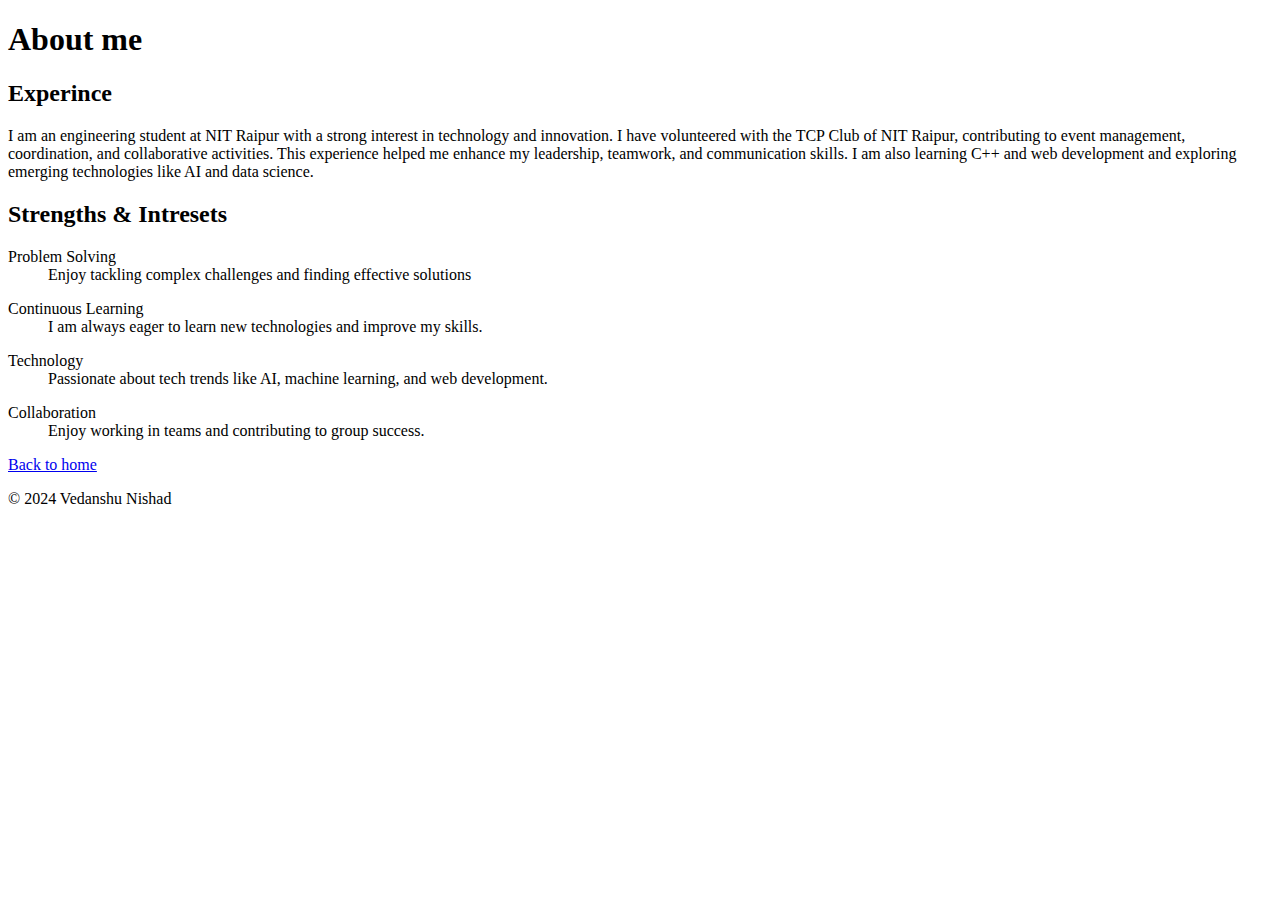
<file: about.html>
<!DOCTYPE html>
<html lang="en">

<head>
    <meta charset="UTF-8">
    <meta name="viewport" content="width=device-width, initial-scale=1.0">
    <title> About me </title>
</head>

<body>
    <header>
        <h1> About me </h1>
    </header>
    <main>
        <section>
            <h2> Experince </h2>
            <p> I am an engineering student at NIT Raipur with a strong interest in technology and innovation. I have
                volunteered with the TCP Club of NIT Raipur, contributing to event management, coordination, and
                collaborative activities. This experience helped me enhance my leadership, teamwork, and communication
                skills. I am also learning C++ and web development and exploring emerging technologies like AI and data
                science. </p>
        </section>
        <section>
            <h2> Strengths & Intresets </h2>
            <dl>
                <dt>Problem Solving</dt>
                <dd> Enjoy tackling complex challenges and finding effective solutions </dd>
            </dl>
            <dl>
                <dt>Continuous Learning</dt>
                <dd> I am always eager to learn new technologies and improve my skills. </dd>
            </dl>
            <dl>
                <dt>Technology</dt>
                <dd> Passionate about tech trends like AI, machine learning, and web development. </dd>
            </dl>
            <dl>
                <dt>Collaboration</dt>
                <dd> Enjoy working in teams and contributing to group success. </dd>
            </dl>

        </section>
        <section>
            <a href="index.html" target="_blank"> Back to home </a>
        </section>
    </main>
    <footer>
        <p> &copy; 2024 Vedanshu Nishad </p>
</body>

</html>
</file>
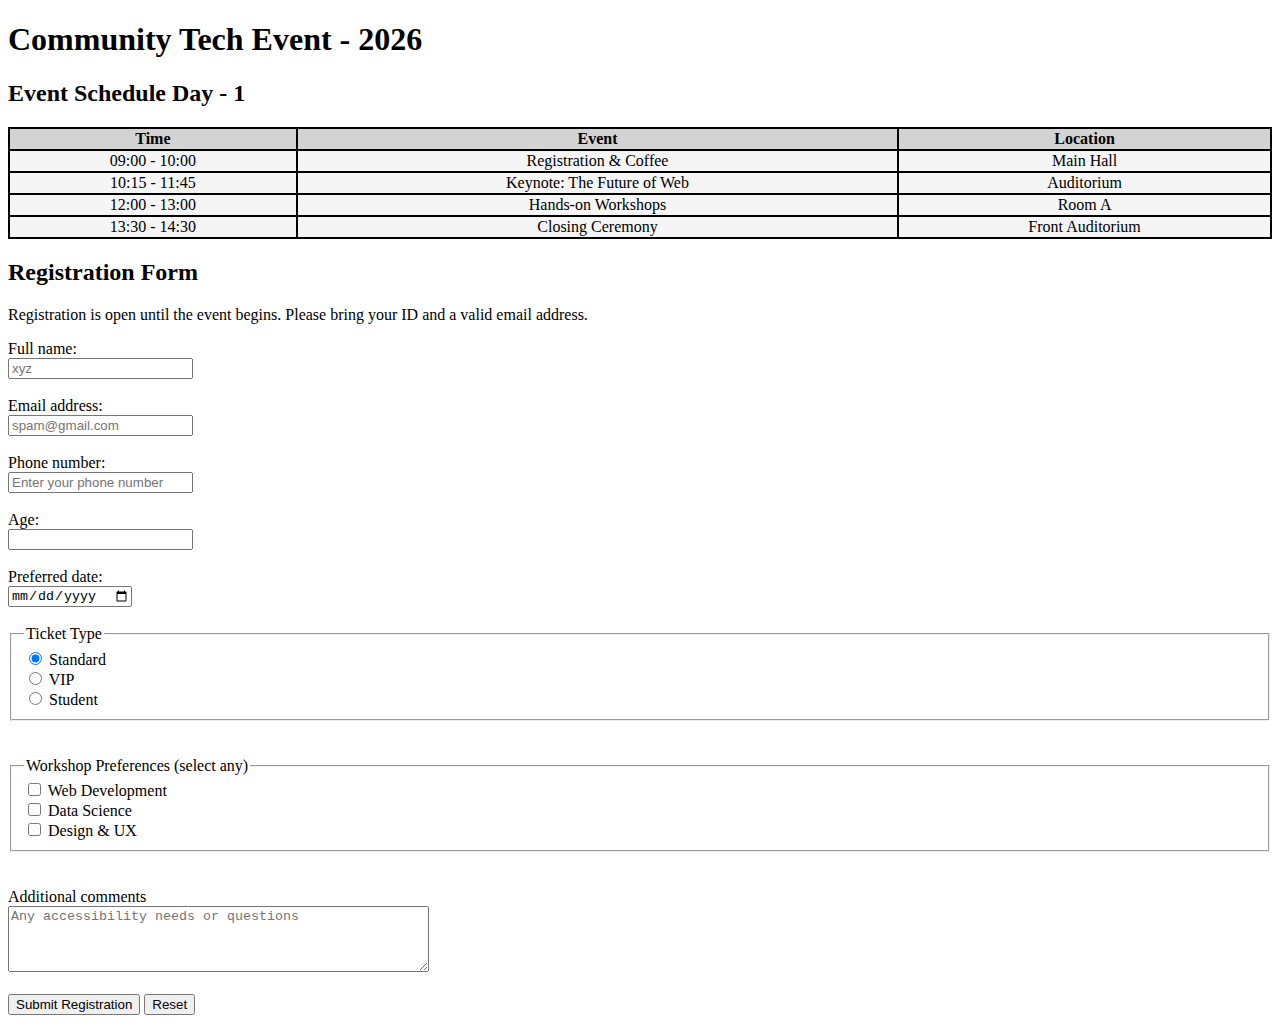
<file: event.html>
<!DOCTYPE html>
<html lang="en">

<head>
    <meta charset="UTF-8">
    <meta name="viewport" content="width=device-width, initial-scale=1.0">
    <title>Event Schedule & Registration</title>
</head>

<body>
    <h1>
        Community Tech Event - 2026
    </h1>
    <section>
        <h2>
            Event Schedule Day - 1
        </h2>
        <table bgcolor="black" border="0" width="100%">

            <tr bgcolor="#D3D3D3">
                <th>Time</th>
                <th>Event</th>
                <th>Location</th>
            </tr>

            <tbody bgcolor="#F5F5F5" align="center">
                <tr>
                    <td>09:00 - 10:00</td>
                    <td>Registration & Coffee</td>
                    <td>Main Hall</td>
                </tr>
                <tr>
                    <td>10:15 - 11:45</td>
                    <td>Keynote: The Future of Web</td>
                    <td>Auditorium</td>
                </tr>
                <tr>
                    <td>12:00 - 13:00</td>
                    <td>Hands-on Workshops</td>
                    <td>Room A</td>
                </tr>
                <tr>
                    <td>
                        13:30 - 14:30
                    </td>
                    <td>
                        Closing Ceremony
                    </td>
                    <td>
                        Front Auditorium
                    </td>
                </tr>
            </tbody>

        </table>
    </section>
    <section>
        <h2>Registration Form</h2>
        <p>Registration is open until the event begins. Please bring your ID and a valid email address.</p>
        <form method="post" action="submit_registration.php">
            <label for="full-name">Full name:</label><br>
            <input type="text" id="full-name" name="full_name" required placeholder="xyz"><br><br>

            <label for="email">Email address:</label><br>
            <input type="email" id="email" name="email" required placeholder="spam@gmail.com"><br><br>

            <label for="phone">Phone number:</label><br>
            <input type="tel" id="phone" name="phone" placeholder="Enter your phone number" maxlength="10"><br><br>


            <label for="age">Age:</label><br>
            <input type="number" id="age" name="age" min="0"><br><br>

            <label for="date">Preferred date:</label><br>
            <input type="date" id="date" name="date"><br><br>


            <fieldset>
                <legend>Ticket Type</legend>
                <input type="radio" id="ticket-standard" name="ticket_type" value="standard" checked>
                <label for="ticket-standard">Standard</label><br>
                <input type="radio" id="ticket-vip" name="ticket_type" value="vip">
                <label for="ticket-vip">VIP</label><br>
                <input type="radio" id="ticket-student" name="ticket_type" value="student">
                <label for="ticket-student">Student</label>
            </fieldset>
            <br><br> 

            <fieldset>
                <legend>Workshop Preferences (select any)</legend>
                <input type="checkbox" id="ws-web" name="workshops[]" value="web">
                <label for="ws-web">Web Development</label><br>
                <input type="checkbox" id="ws-data" name="workshops[]" value="data">
                <label for="ws-data">Data Science</label><br>
                <input type="checkbox" id="ws-design" name="workshops[]" value="design">
                <label for="ws-design">Design &amp; UX</label>
            </fieldset>
            <br><br>

            <label for="comments">Additional comments</label><br>
            <textarea id="comments" name="comments" rows="4" cols="50"
                placeholder="Any accessibility needs or questions"></textarea><br><br>

            <button type="submit">Submit Registration</button>
            <button type="reset">Reset</button>


    </section>
</body>

</html>
</file>
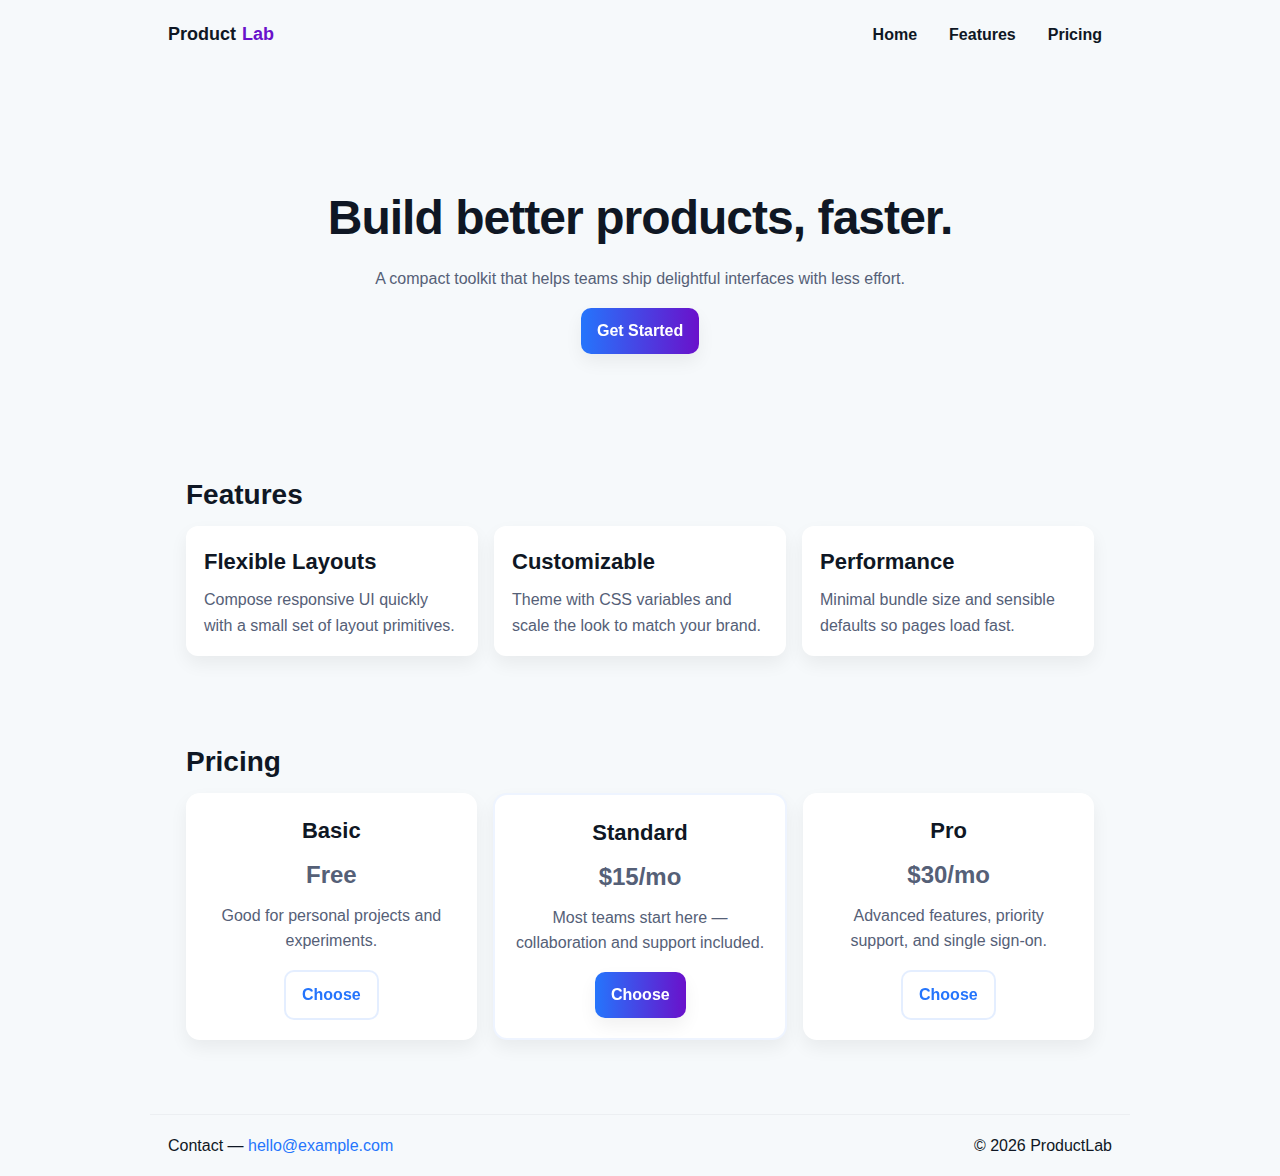
<file: landing.html>
<!doctype html>
<html lang="en">

<head>
    <meta charset="utf-8">
    <meta name="viewport" content="width=device-width,initial-scale=1">
    <title>Product — Landing</title>
    <link rel="stylesheet" href="style.css">
</head>

<body>
    <header class="site-header">
        <div class="container header-inner">
            <div class="logo">Product<span class="logo-accent">Lab</span></div>
            <nav class="site-nav" aria-label="Primary">
                <a href="#home">Home</a>
                <a href="#features">Features</a>
                <a href="#pricing">Pricing</a>
            </nav>
        </div>
    </header>

    <main>
        <section class="hero">
            <div class="container hero-inner">
                <h1 class="hero-title animate-up">Build better products, faster.</h1>
                <p class="hero-lead">A compact toolkit that helps teams ship delightful interfaces with less effort.</p>
                <a href="#pricing" class="btn hero-cta animate-up">Get Started</a>
            </div>
        </section>

        <section id="features" class="features">
            <div class="container">
                <h2>Features</h2>
                <div class="features-grid">
                    <article class="feature-card">
                        <h3>Flexible Layouts</h3>
                        <p>Compose responsive UI quickly with a small set of layout primitives.</p>
                    </article>
                    <article class="feature-card">
                        <h3>Customizable</h3>
                        <p>Theme with CSS variables and scale the look to match your brand.</p>
                    </article>
                    <article class="feature-card">
                        <h3>Performance</h3>
                        <p>Minimal bundle size and sensible defaults so pages load fast.</p>
                    </article>
                </div>
            </div>
        </section>

        <section id="pricing" class="pricing">
            <div class="container">
                <h2>Pricing</h2>
                <div class="pricing-grid">
                    <div class="price-card">
                        <h3>Basic</h3>
                        <p class="price">Free</p>
                        <p>Good for personal projects and experiments.</p>
                        <a class="btn btn--outline">Choose</a>
                    </div>
                    <div class="price-card featured">
                        <h3>Standard</h3>
                        <p class="price">$15/mo</p>
                        <p>Most teams start here — collaboration and support included.</p>
                        <a class="btn">Choose</a>
                    </div>
                    <div class="price-card">
                        <h3>Pro</h3>
                        <p class="price">$30/mo</p>
                        <p>Advanced features, priority support, and single sign-on.</p>
                        <a class="btn btn--outline">Choose</a>
                    </div>
                </div>
            </div>
        </section>
    </main>

    <footer class="site-footer">
        <div class="container footer-inner">
            <div class="contact">Contact — <a href="mailto:hello@example.com">hello@example.com</a></div>
            <div class="copyright">© 2026 ProductLab</div>
        </div>
    </footer>
</body>

</html>
</file>
<file: style.css>
.profile-container {
	width: 160px;
	height: 160px;
	padding: 6px;
	border-radius: 50%;
	background: conic-gradient(from 180deg, #6a11cb, #2575fc);
	display: inline-block;
	box-shadow: 0 6px 18px rgba(0,0,0,0.12);
	transition: transform 200ms ease, box-shadow 200ms ease;
}

.profile-container:hover,
.profile-container:focus-within {
	transform: translateY(-4px) scale(1.02);
	box-shadow: 0 12px 30px rgba(0,0,0,0.18);
}

.profile-pic {
	width: 100%;
	height: 100%;
	border-radius: 50%;
	display: block;
	object-fit: cover;
	border: 4px solid #ffffff;
	box-shadow: inset 0 2px 6px rgba(0,0,0,0.06);
	transition: transform 200ms ease;
}

@media (max-width: 480px) {
	.profile-container {
		width: 120px;
		height: 120px;
		padding: 5px;
	}
}

/* Reusable button component */
:root{
	--btn-bg: #2575fc;
	--btn-bg-2: #6a11cb;
	--btn-text: #ffffff;
	--btn-radius: 10px;
	--btn-padding: 0.6rem 1rem;
}

.btn{
	display: inline-flex;
	align-items: center;
	justify-content: center;
	gap: 0.5rem;
	padding: var(--btn-padding);
	background: linear-gradient(90deg, var(--btn-bg), var(--btn-bg-2));
	color: var(--btn-text);
	border: none;
	border-radius: var(--btn-radius);
	text-decoration: none;
	font-weight: 600;
	cursor: pointer;
	box-shadow: 0 6px 18px rgba(0,0,0,0.12);
	transition: transform 160ms ease, box-shadow 160ms ease, opacity 120ms ease;
}

.btn:hover{
	transform: translateY(-3px);
	box-shadow: 0 12px 30px rgba(0,0,0,0.16);
}

.btn:active{
	transform: translateY(0);
}

.btn:focus{
	outline: none;
	box-shadow: 0 0 0 6px rgba(37,117,252,0.12);
}

.btn--outline{
	background: transparent;
	color: var(--btn-bg);
	border: 2px solid rgba(37,117,252,0.14);
	box-shadow: none;
}

.btn--small{
	padding: 0.35rem 0.6rem;
	font-size: 0.9rem;
	border-radius: 8px;
}

.btn--full{
	width: 100%;
}

.btn[disabled],
.btn:disabled{
	opacity: 0.6;
	cursor: not-allowed;
	transform: none;
}

/* Skills list boxed cards */
.skills-section{
	max-width: 820px;
	margin: 18px auto;
	padding: 8px 12px;
	margin-left: 0px;
}

.skills-list{
	list-style: none;
	margin: 0;
	padding: 0;
	display: grid;
	grid-template-columns: repeat(auto-fit, minmax(220px, 1fr));
	gap: 12px;
}

.skills-list li{
	background: #ffffff;
	padding: 14px 16px;
	border-radius: 12px;
	box-shadow: 0 10px 24px rgba(2,6,23,0.06);
	border: 1px solid rgba(0,0,0,0.04);
	font-weight: 600;
}

/* Entrance animation + hover interaction for skill cards */
.skills-list li{
	transform: translateY(8px);
	opacity: 0;
	transition: transform 220ms ease, box-shadow 220ms ease;
	animation: skillFadeUp 420ms ease both;
	will-change: transform, opacity;
}

.skills-list li:nth-child(1){ animation-delay: 0.04s; }
.skills-list li:nth-child(2){ animation-delay: 0.12s; }
.skills-list li:nth-child(3){ animation-delay: 0.20s; }
.skills-list li:nth-child(4){ animation-delay: 0.28s; }
.skills-list li:nth-child(5){ animation-delay: 0.36s; }
.skills-list li:nth-child(6){ animation-delay: 0.44s; }
.skills-list li:nth-child(7){ animation-delay: 0.52s; }
.skills-list li:nth-child(8){ animation-delay: 0.60s; }

.skills-list li:hover{
	transform: translateY(-6px) scale(1.02);
	box-shadow: 0 18px 36px rgba(2,6,23,0.12);
	cursor: pointer;
}

@keyframes skillFadeUp{
	from{ transform: translateY(12px); opacity: 0; }
	to{ transform: translateY(0); opacity: 1; }
}

@media (prefers-reduced-motion: reduce){
	.skills-list li{
		animation: none;
		transition: none;
		transform: none;
		opacity: 1;
	}
}

@media (prefers-color-scheme: dark){
	.skills-list li{
		background: #0f1724;
		color: #e6eef8;
		border-color: rgba(255,255,255,0.04);
		box-shadow: 0 8px 20px rgba(2,6,23,0.3);
	}
}

/* Navigation link styles: spacing, hover color, underline animation */
.site-nav{
	display: flex;
	gap: 18px;
	align-items: center;
}

.site-nav a{
	color: #0f1724;
	text-decoration: none;
	padding: 6px 10px;
	border-radius: 8px;
	font-weight: 600;
	position: relative;
	transition: color 160ms ease, background 160ms ease, transform 160ms ease;
}

.site-nav a::after{
	content: "";
	position: absolute;
	left: 14%;
	right: 14%;
	bottom: 6px;
	height: 3px;
	background: linear-gradient(90deg, var(--btn-bg), var(--btn-bg-2));
	border-radius: 4px;
	transform: scaleX(0);
	transform-origin: left;
	transition: transform 220ms ease;
	pointer-events: none;
}

.site-nav a:hover{
	color: var(--btn-bg);
	background: rgba(37,117,252,0.06);
	transform: translateY(-2px);
	box-shadow: 0 8px 18px rgba(37,117,252,0.06);
	cursor: pointer;
}

.site-nav a:hover::after{
	transform: scaleX(1);
}

.site-nav a:focus{
	outline: none;
	box-shadow: 0 0 0 6px rgba(37,117,252,0.08);
}

@media (prefers-color-scheme: dark){
	.site-nav a{ color: #e6eef8; }
}

/* Sections spacing: provide clear vertical separation between content blocks */
/* Page centering: constrain layout and center content horizontally */
body{
	margin: 0;
	padding: 0;
	display: flex;
	flex-direction: column;
	align-items: center;
	background: #f8fafc;
	font-family: 'Segoe UI', Roboto, 'Helvetica Neue', Arial, sans-serif;
	color: #0f1724;
	line-height: 1.6;
	-webkit-font-smoothing: antialiased;
	-moz-osx-font-smoothing: grayscale;
}

/* Typography scale: sizes and weights for headings and body text */
html{ font-size: 16px; }

h1{
	font-size: clamp(1.75rem, 2.5vw + 0.5rem, 2.5rem);
	margin: 0 0 0.5rem;
	font-weight: 700;
	letter-spacing: -0.02em;
}

h2{
	font-size: clamp(1.35rem, 2vw + 0.25rem, 1.75rem);
	margin: 0 0 0.5rem;
	font-weight: 700;
}

h3{
	font-size: clamp(1.125rem, 1.6vw + 0.1rem, 1.375rem);
	margin: 0 0 0.5rem;
	font-weight: 600;
}

h4, h5{ font-weight: 600; }

p{
	font-size: 1rem;
	margin: 0 0 1rem;
}

small{ font-size: 0.85rem; color: rgba(15,23,36,0.7); }

/* Ensure inline links inherit readable size */
a{ font-size: inherit; }

/* Make definition terms slightly bolder for emphasis */
dt{
	font-weight: 600;
	color: var(--text, #0f1724);
}

/* Video wrapper: rounded corners, responsive aspect ratio, and subtle shadow */
.video-wrapper{
	width: 100%;
	max-width: 980px;
	margin: 0 auto;
	border-radius: 12px;
	overflow: hidden;
	box-shadow: 0 12px 30px rgba(2,6,23,0.06);
	background: #000;
	aspect-ratio: 16 / 9;
	transition: transform 180ms ease, box-shadow 180ms ease;
}

.video-wrapper:hover{
	transform: translateY(-4px);
	box-shadow: 0 22px 44px rgba(2,6,23,0.10);
}

.responsive-video{
	width: 100%;
	height: 100%;
	display: block;
	border: 0;
}

@media (max-width: 480px){
	.video-wrapper{ border-radius: 8px; }
}

/* Constrain primary content blocks so they align centered */
header, main, footer{
	width: 100%;
	max-width: 980px;
}

main{
	padding: 18px;
}

main > section{
	margin: 28px 0;
	padding: 14px 12px;
}

@media (max-width: 480px){
	main{ padding: 12px; }
	main > section{ margin: 18px 0; padding: 10px 8px; }
}
:root{
  --bg: #f8fafc;
  --surface: #ffffff;
  --text: #0f1724;
  --muted: #556077;
  --accent: #2575fc; /* existing button color */
}
body { background: var(--bg); color: var(--text); }
p { color: var(--muted); }
h1,h2,h3 { color: var(--text); }

a, .btn { color: var(--accent); }

/* LANDING PAGE CSS  */
/* style2.css - Alternative styling for the landing page
   Demonstrates CSS variables, Flexbox, responsive rules, transitions and animations
*/

:root{
  --bg: #f6f9fb;
  --surface: #ffffff;
  --text: #0f1724;
  --muted: #556077;
  --accent-1: #2575fc;
  --accent-2: #6a11cb;
  --radius: 12px;
  --shadow-sm: 0 8px 18px rgba(2,6,23,0.06);
  --shadow-md: 0 20px 48px rgba(2,6,23,0.08);
  --gap: 16px;
}

/* Reset & page layout */
*{box-sizing: border-box}
html,body{height:100%}
body{
  margin:0;
  font-family: 'Segoe UI', Roboto, Arial, sans-serif;
  background:var(--bg);
  color:var(--text);
  -webkit-font-smoothing:antialiased;
  -moz-osx-font-smoothing:grayscale;
}

.container{ max-width:980px; margin:0 auto; padding:0 18px; }

/* Header */
.site-header{ background:transparent; padding:14px 0; }
.header-inner{ display:flex; align-items:center; justify-content:space-between; gap:12px; }
.logo{ font-weight:800; font-size:1.125rem; }
.logo span{ color:var(--accent-2); margin-left:6px }

.site-nav{ display:flex; gap:12px; align-items:center }
.site-nav a{
  color:var(--text); text-decoration:none; padding:8px 10px; border-radius:8px; font-weight:600; position:relative;
  transition: color 160ms ease, background 160ms ease, transform 160ms ease;
}
.site-nav a::after{ content:""; position:absolute; left:12%; right:12%; bottom:6px; height:3px; background:linear-gradient(90deg,var(--accent-1),var(--accent-2)); border-radius:4px; transform:scaleX(0); transform-origin:left; transition:transform 220ms ease }
.site-nav a:hover{ color:var(--accent-1); background:rgba(37,117,252,0.06); transform:translateY(-3px) }
.site-nav a:hover::after{ transform:scaleX(1) }

/* Hero */
.hero{ padding:64px 0; text-align:center }
.hero-inner{ max-width:820px; margin:0 auto }
.hero-title{ font-size:clamp(1.75rem, 4vw + 0.5rem, 3rem); margin:0 0 0.6rem; font-weight:700 }
.hero-lead{ color:var(--muted); margin:0 0 1rem }
.hero-cta{ display:inline-block; text-decoration: none }

/* Button base (kept lightweight) */
.btn{ display:inline-flex; align-items:center; gap:8px; padding:10px 16px; border-radius:10px; border:0; cursor:pointer; background:linear-gradient(90deg,var(--accent-1),var(--accent-2)); color:#fff; font-weight:700; box-shadow:var(--shadow-sm); transition: transform 180ms ease, box-shadow 180ms ease; text-decoration: none; position:relative; overflow:hidden; will-change: transform }
.btn--outline{ background:transparent; color:var(--accent-1); border:2px solid rgba(37,117,252,0.12); box-shadow:none }
.btn:hover{ transform:translateY(-4px); box-shadow:var(--shadow-md) }

/* Button shimmer / sweep effect */
.btn::after{
  content: "";
  position: absolute;
  top: -40%;
  left: -60%;
  width: 40%;
  height: 180%;
  background: linear-gradient(120deg, rgba(255,255,255,0.12) 0%, rgba(255,255,255,0.28) 50%, rgba(255,255,255,0.12) 100%);
  transform: rotate(18deg) translateX(0);
  transition: transform 520ms cubic-bezier(.2,.9,.2,1), opacity 300ms ease;
  opacity: 0;
  pointer-events: none;
}
.btn:hover::after{ transform: translateX(260%); opacity: 1 }

/* Focus pulse for accessibility */
.btn:focus{ outline: none; box-shadow: 0 0 0 6px rgba(37,117,252,0.12); animation: btnPulse 900ms ease-out }
@keyframes btnPulse{
  0% { box-shadow: 0 0 0 0 rgba(37,117,252,0.14); }
  70% { box-shadow: 0 0 0 14px rgba(37,117,252,0.04); }
  100% { box-shadow: 0 0 0 0 rgba(37,117,252,0); }
}

/* Entrance animation (fade + slide up) */
.animate-up{ animation:slideUp 560ms cubic-bezier(.2,.9,.2,1) both }
@keyframes slideUp{ from{ transform:translateY(12px); opacity:0 } to{ transform:translateY(0); opacity:1 } }

/* Features - three cards using Flexbox */
.features{ padding:28px 0 }
.features-grid{ display:flex; gap:var(--gap); align-items:stretch }
.feature-card{ background:var(--surface); flex:1; padding:18px; border-radius:var(--radius); box-shadow:var(--shadow-sm); transition: transform 200ms ease, box-shadow 200ms ease }
.feature-card h3{ margin:0 0 8px }
.feature-card p{ margin:0; color:var(--muted) }
.feature-card:hover{ transform:translateY(-8px) scale(1.02); box-shadow:0 28px 60px rgba(2,6,23,0.10) }

/* Pricing cards */
.pricing{ padding:28px 0 }
.pricing-grid{ display:flex; gap:var(--gap); align-items:stretch }
.price-card{ background:var(--surface); padding:20px; border-radius:14px; flex:1; text-align:center; box-shadow:var(--shadow-sm); transition: transform 220ms ease, box-shadow 220ms ease }
.price-card .price{ font-size:1.5rem; font-weight:800; margin:8px 0 }
.price-card p{ color:var(--muted) }
.price-card:hover{ transform:translateY(-8px); box-shadow:0 32px 72px rgba(2,6,23,0.12) }
.price-card.featured{ border:2px solid rgba(37,117,252,0.08) }

/* Footer */
.site-footer{ padding:18px 0; border-top:1px solid rgba(2,6,23,0.04); }
.footer-inner{ display:flex; justify-content:space-between; align-items:center; gap:12px }
.contact a{ color:var(--accent-1); text-decoration:none }

/* Responsive rules */
@media (max-width: 900px){
  .features-grid, .pricing-grid{ flex-direction:column }
  .header-inner, .footer-inner{ flex-direction:column; align-items:flex-start }
  .hero{ padding:42px 0 }
}

@media (prefers-reduced-motion: reduce){
  .animate-up, .feature-card, .price-card{ animation:none; transition:none }
}

/* Small tweaks for very small screens */
@media (max-width: 420px){
  .site-nav{ gap:8px }
  .hero-title{ font-size:1.6rem }
}
</file>
